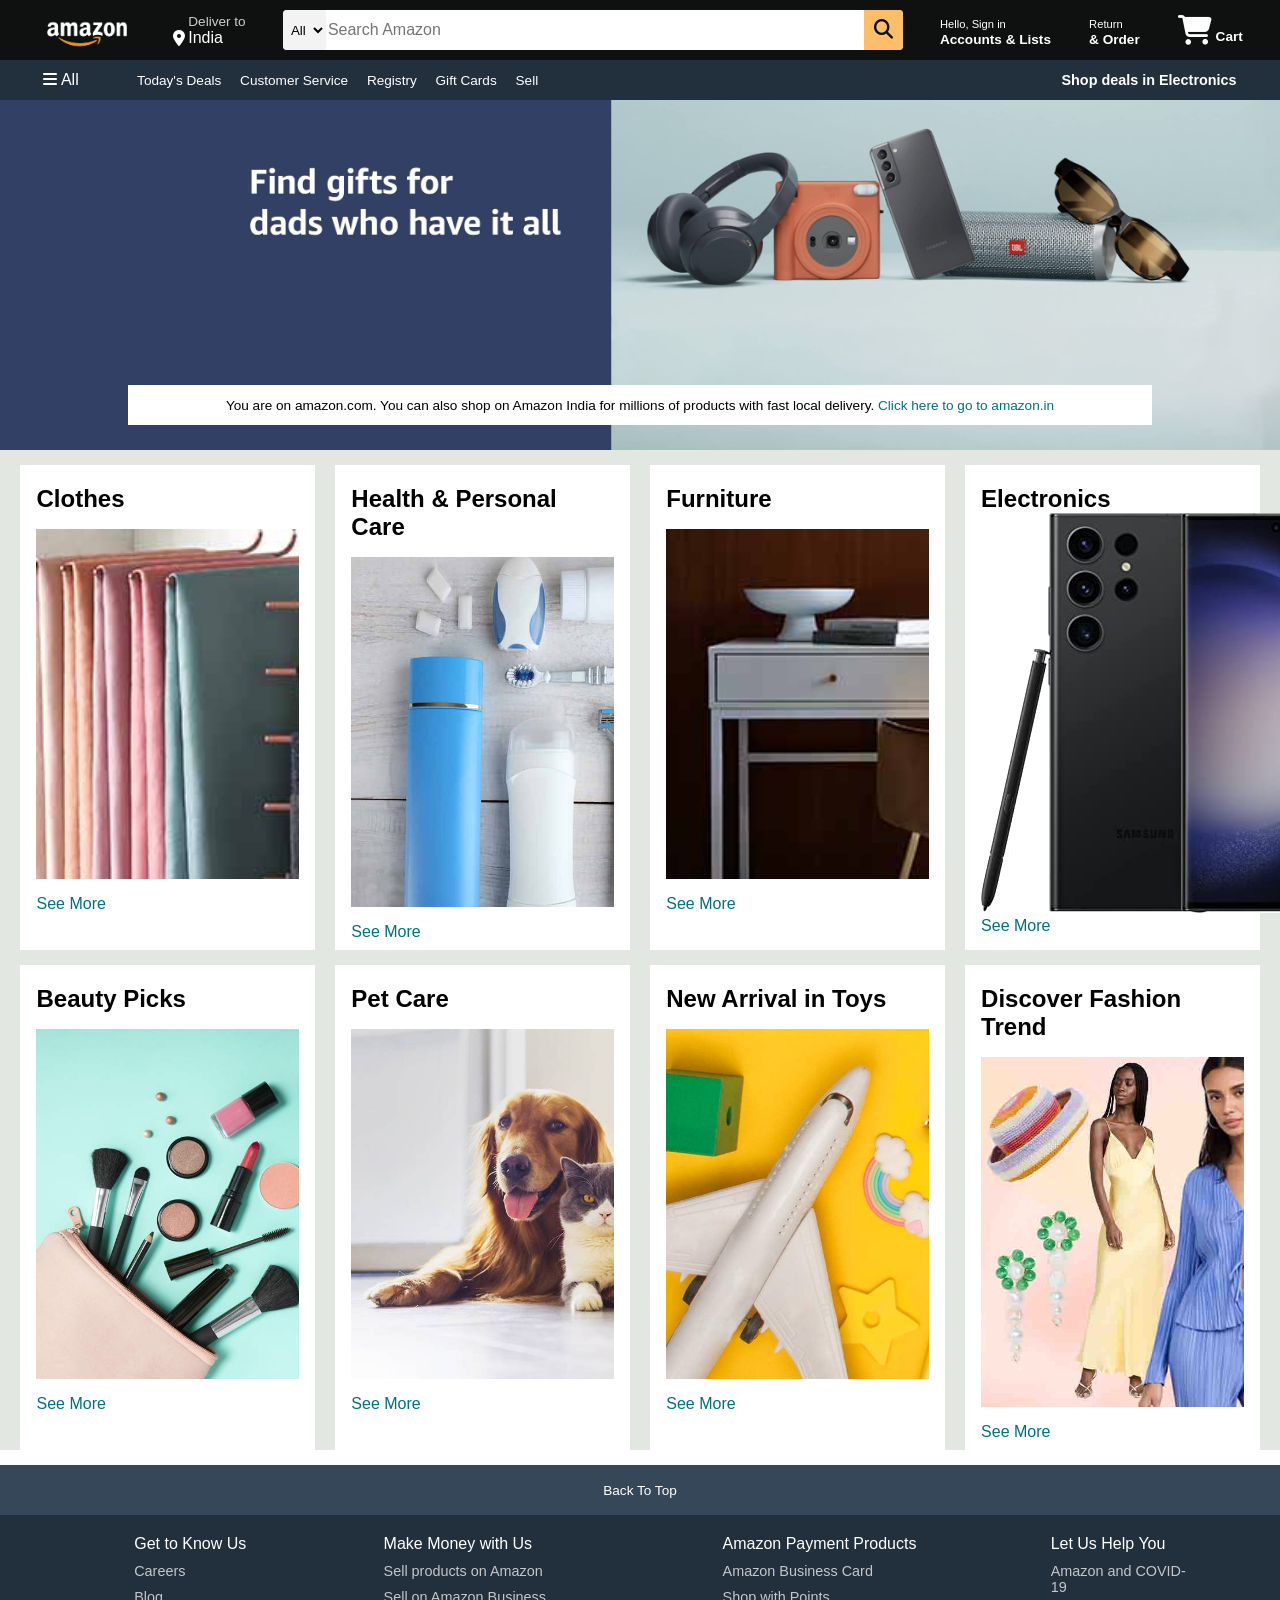
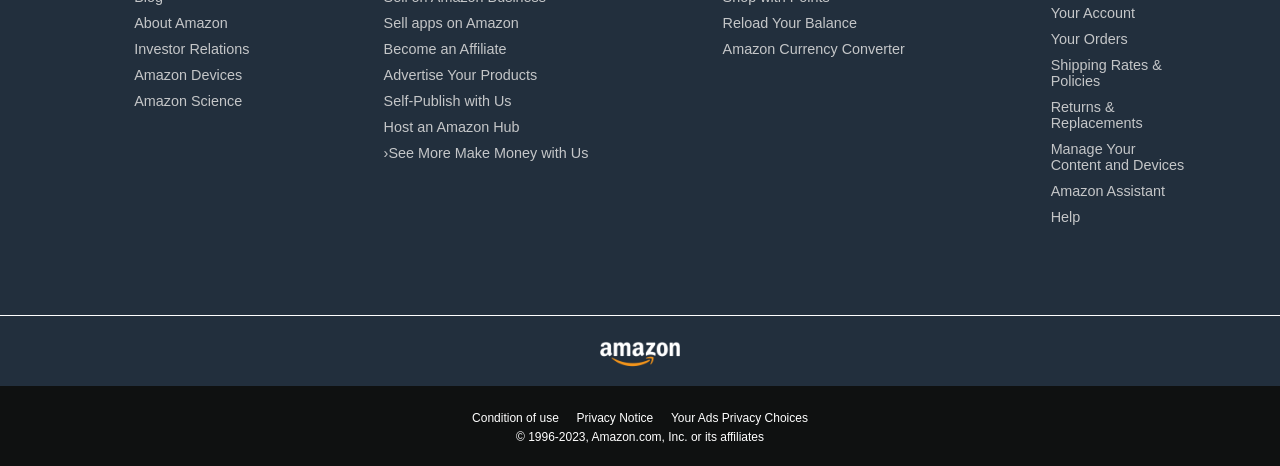
<file: amazon clone/index.html>
<!DOCTYPE html>
<html lang="en">

<head>
    <meta charset="UTF-8">
    <meta name="viewport" content="width=device-width, initial-scale=1.0">
    <title>Amazon</title>
    <link rel="stylesheet" href="https://cdnjs.cloudflare.com/ajax/libs/font-awesome/6.4.2/css/all.min.css"
        integrity="sha512-z3gLpd7yknf1YoNbCzqRKc4qyor8gaKU1qmn+CShxbuBusANI9QpRohGBreCFkKxLhei6S9CQXFEbbKuqLg0DA=="
        crossorigin="anonymous" referrerpolicy="no-referrer" />
    <link rel="stylesheet" href="style.css">
</head>

<body>
    <header>
        <div class="navbar">
            <div class="nav-logo ">
                <div class="logo border"></div>
            </div>


            <div class="nav-address border">
                <p class="add-first">Deliver to</p>
                <div class="add-icon">
                    <i class="fa-solid fa-location-dot"></i>
                    <p class="add-sec">India</p>
                </div>
            </div>

            <div class="nav-searchbar">
                <select name="" id="" class="search-select">
                    <option value="">All</option>
                </select>
                <input placeholder="Search Amazon" class="search-input">
                <div class="search-icon">
                    <i class="fa-solid fa-magnifying-glass"></i>
                </div>
            </div>

            <div class="nav-signin border">
                <p><span>Hello, Sign in</span></p>
                <p class="nav-second">Accounts & Lists</p>
            </div>

            <div class="nav-return border">
                <p><span>Return</span></p>
                <p class="nav-second">& Order</p>
            </div>
            <div class="nav-cart border">
                <i class="fa-solid fa-cart-shopping"></i>
                Cart
            </div>
        </div>


        <div class="panel">
            <div class="panel-all">
                <i class="fa-solid fa-bars"></i>
                All
            </div>
            <div class="panel-ops">
                <p>Today's Deals</p>
                <p>Customer Service</p>
                <p>Registry</p>
                <p>Gift Cards</p>
                <p>Sell</p>
            </div>
            <div class="panel-deals">
                Shop deals in Electronics
            </div>
        </div>
    </header>

    <div class="hero-section">
        <div class="hero-msg">
            <p>You are on amazon.com. You can also shop on Amazon India for millions of products with fast local
                delivery. <a href="#"> Click here to go to amazon.in</a></p>
        </div>
    </div>

    <div class="shop-section">

        <div class="box1 box">
            <div class="box-content">
                <h2>Clothes</h2>
                <div class="box-img" style="background-image: url('box1_image.jpg');"></div>
                <p>See More</p>
            </div>
        </div>

        <div class="box2 box">
            <div class="box-content">
                <h2>Health & Personal Care</h2>
                <div class="box-img" style="background-image: url('box2_image.jpg');"></div>
                <p>See More</p>
            </div>
        </div>
        <div class="box3 box">
            <div class="box-content">
                <h2>Furniture</h2>
                <div class="box-img" style="background-image: url('box3_image.jpg');"></div>
                <p>See More</p>
            </div>
        </div>
        <div class="box4 box">
            <div class="box-content">
                <h2>Electronics</h2>
                <a href="https://www.amazon.com/b/?_encoding=UTF8&node=16225009011&pd_rd_w=qjJw1&content-id=amzn1.sym.5232c45b-5929-4ff0-8eae-5f67afd5c3dc&pf_rd_p=5232c45b-5929-4ff0-8eae-5f67afd5c3dc&pf_rd_r=9Z7MMWWANGDV92FRSZMG&pd_rd_wg=C4lsn&pd_rd_r=48df1789-6491-42b3-a126-da02a4a62c5c&ref_=pd_gw_unk" target="_blank">
                    <img src="box4_image.jpg">
                </a>
                    <!-- <div class="box-img" style="background-image: url('box4_image.jpg');">
            </div> -->
            <p>See More</p>
        </div>
    </div>
    <div class="box5 box">
        <div class="box-content">
            <h2>Beauty Picks</h2>
            <div class="box-img" style="background-image: url('box5_image.jpg');"></div>
            <p>See More</p>
        </div>
    </div>

    <div class="box6 box">
        <div class="box-content">
            <h2>Pet Care</h2>
            <div class="box-img" style="background-image: url('box6_image.jpg');"></div>
            <p>See More</p>
        </div>
    </div>
    <div class="box7 box">
        <div class="box-content">
            <h2>New Arrival in Toys</h2>
            <div class="box-img" style="background-image: url('box7_image.jpg');"></div>
            <p>See More</p>
        </div>
    </div>
    <div class="box8 box">
        <div class="box-content">
            <h2>Discover Fashion Trend</h2>
            <div class="box-img" style="background-image: url('box8_image.jpg');"></div>
            <p>See More</p>
        </div>
    </div>
    </div>

    <footer>
        <div class="foot-panel1">
            Back To Top
        </div>

        <div class="foot-panel2">
            <ul>
                <p>Get to Know Us</p>
                <a href="#"> Careers</a>
                <a href="#">Blog</a>
                <a href="#">About Amazon</a>
                <a href="#"> Investor Relations</a>
                <a href="#"> Amazon Devices</a>
                <a href="#">Amazon Science</a>
            </ul>
            <ul>
                <p>Make Money with Us</p>
                <a href="#">Sell products on Amazon</a>
                <a href="#">Sell on Amazon Business</a>
                <a href="#">Sell apps on Amazon</a>
                <a href="#">Become an Affiliate</a>
                <a href="#">Advertise Your Products</a>
                <a href="#">Self-Publish with Us</a>
                <a href="#">Host an Amazon Hub</a>
                <a href="#">›See More Make Money with Us</a>
            </ul>
            <ul>
                <p>Amazon Payment Products</p>
                <a href="#">Amazon Business Card</a>
                <a href="#">Shop with Points</a>
                <a href="#">Reload Your Balance</a>
                <a href="#">Amazon Currency Converter</a>
            </ul>
            <ul>
                <p>Let Us Help You</p>
                <a href="#">Amazon and COVID- <br>19</a>
                <a href="#">Your Account</a>
                <a href="#"> Your Orders</a>
                <a href="#"> Shipping Rates & <br> Policies</a>
                <a href="#"> Returns & <br> Replacements</a>
                <a href="#"> Manage Your <br>Content and Devices</a>
                <a href="#"> Amazon Assistant</a>
                <a href="#">Help</a>
            </ul>
        </div>
        <div class="foot-panel3">
            <div class="foot-logo">

            </div>
        </div>
        <div class="foot-panel4">
            <div class="pages">
                <a href="#">Condition of use</a>
                <a href="#">Privacy Notice</a>
                <a href="#">Your Ads Privacy Choices</a>
            </div>
            <div class="copyright">
                © 1996-2023, Amazon.com, Inc. or its affiliates
            </div>
        </div>
    </footer>
</body>

</html>
</file>
<file: amazon clone/style.css>
* {
    margin: 0%;
    font-family: Arial;
    border: border-box;
}

.navbar {
    height: 60px;
    background-color: #0f1111;
    color: white;
    display: flex;
    align-items: center;
    justify-content: space-evenly;
}

.nav-logo {
    height: 50px;
    width: 100px;

}

.logo {
    background-image: url("amazon_logo.png");
    background-size: cover;
    height: 50px;
    width: 100px;
}

.border {
    border: 1px solid transparent;
}

.border:hover {
    border: 1px solid white;
}

/* box 2 */
.add-first {
    color: #cccccc;
    font-size: 0.85rem;
    margin-left: 15px;
}

.add-sec {
    font-size: 1rem;
    margin-left: 3px;
}

.add-icon {
    display: flex;
    align-items: center;
}

/* Box3 */
.nav-searchbar {
    display: flex;
    justify-content: space-evenly;
    background-color: pink;
    width: 620px;
    height: 40px;
    border-radius: 4px;
}

.search-select {
    background-color: #f3f3f3;
    width: 50px;
    border-top-left-radius: 4px;
    border-bottom-left-radius: 4px;
    border: none;
    text-align: center;
}

.search-input {
    width: 100%;
    font-size: 1rem;
    border: none;
}

.search-icon {
    width: 45px;
    display: flex;
    justify-content: center;
    align-items: center;
    font-size: 1.2rem;
    background-color: #febd68;
    border-top-right-radius: 4px;
    border-bottom-right-radius: 4px;
    color: #0f1111;
}

.nav-searchbar:hover {
    border: 2px solid orange;
}

/* box4 */
span {
    font-size: 0.7rem;
}

.nav-second {
    font-size: 0.85rem;
    font-weight: 700;
}

/* box5 */
.nav-cart i {
    font-size: 30px;
}

.nav-cart {
    font-size: 0.85rem;
    font-weight: 700;
}

/* panel */
.panel {
    height: 40px;
    background-color: #222f3d;
    display: flex;
    color: white;
    align-items: center;
    justify-content: space-evenly;
}

.panel-ops p {
    display: inline;
    margin-left: 15px;
}

.panel-ops {
    width: 70%;
    font-size: 0.85rem;
}

.panel-deals {
    font-size: 0.9rem;
    font-weight: 700;
}

/* hero-section */
.hero-section {
    background-image: url("hero_image.jpg");
    background-size: cover;
    height: 350px;
    display: flex;
    justify-content: center;
    align-items: flex-end;
}

.hero-msg {
    background-color: white;
    color: black;
    height: 40px;
    display: flex;
    justify-content: center;
    align-items: center;
    font-size: 0.85rem;
    width: 80%;
    margin-bottom: 25px;
}

.hero-msg a {
    color: #007185;
    text-decoration: none;
}

.hero-msg a:hover {
    text-decoration: underline;
    color: red;
}

/* shop-section */

.shop-section {
    display: flex;
    flex-wrap: wrap;
    justify-content: space-evenly;
    background-color: #e2e7e2;
}

.box {
    height: 450px;
    width: 23%;
    background-color: white;
    padding: 20px 0px 15px;
    margin-top: 15px;
}

.box-img {
    height: 350px;
    margin-top: 1rem;
    margin-bottom: 1rem;
    background-size: cover;

}

.box-content {
    margin-left: 1rem;
    margin-right: 1rem;

}

.box-content p {
    color: #007185;
}

/* footer */
footer {
    margin-top: 15px;
}

.foot-panel1 {
    background-color: #37475a;
    color: white;
    height: 50px;
    display: flex;
    justify-content: center;
    align-items: center;
    font-size: 0.85rem;
}

.foot-panel2 {
    background-color: #222f3d;
    color: white;
    height: 400px;
    display: flex;
    justify-content: space-evenly;
}

ul {
    margin-top: 20px;
}

ul a {
    display: block;
    text-decoration: none;
    color: #dddd;
    font-size: 0.90rem;
    font-weight: 700px;
    margin-top: 10px;
}

ul a:hover {
    text-decoration: underline;

}

.foot-panel3 {
    background-color: #222f3d;
    color: white;
    border-top: 0.5px solid white;
    height: 70px;
    display: flex;
    justify-content: center;
    align-items: center;
}

.foot-logo {
    background-image: url("amazon_logo.png");
    background-size: cover;
    height: 50px;
    width: 100px;
}

.foot-panel4 {
    background-color: #0f1111;
    color: white;
    height: 80px;
    display: block;
    font-size: 0.75rem;
    text-align: center;


}

.pages {
    padding-top: 25px;

}

.copyright {
    padding-top: 5px;
}

.foot-panel4 a {
    color: white;
    text-decoration: none;
}

.foot-panel4 a:hover {
    text-decoration: underline;
}

.foot-panel4 .pages a {
    padding: 0px 7.2px;
}
</file>
